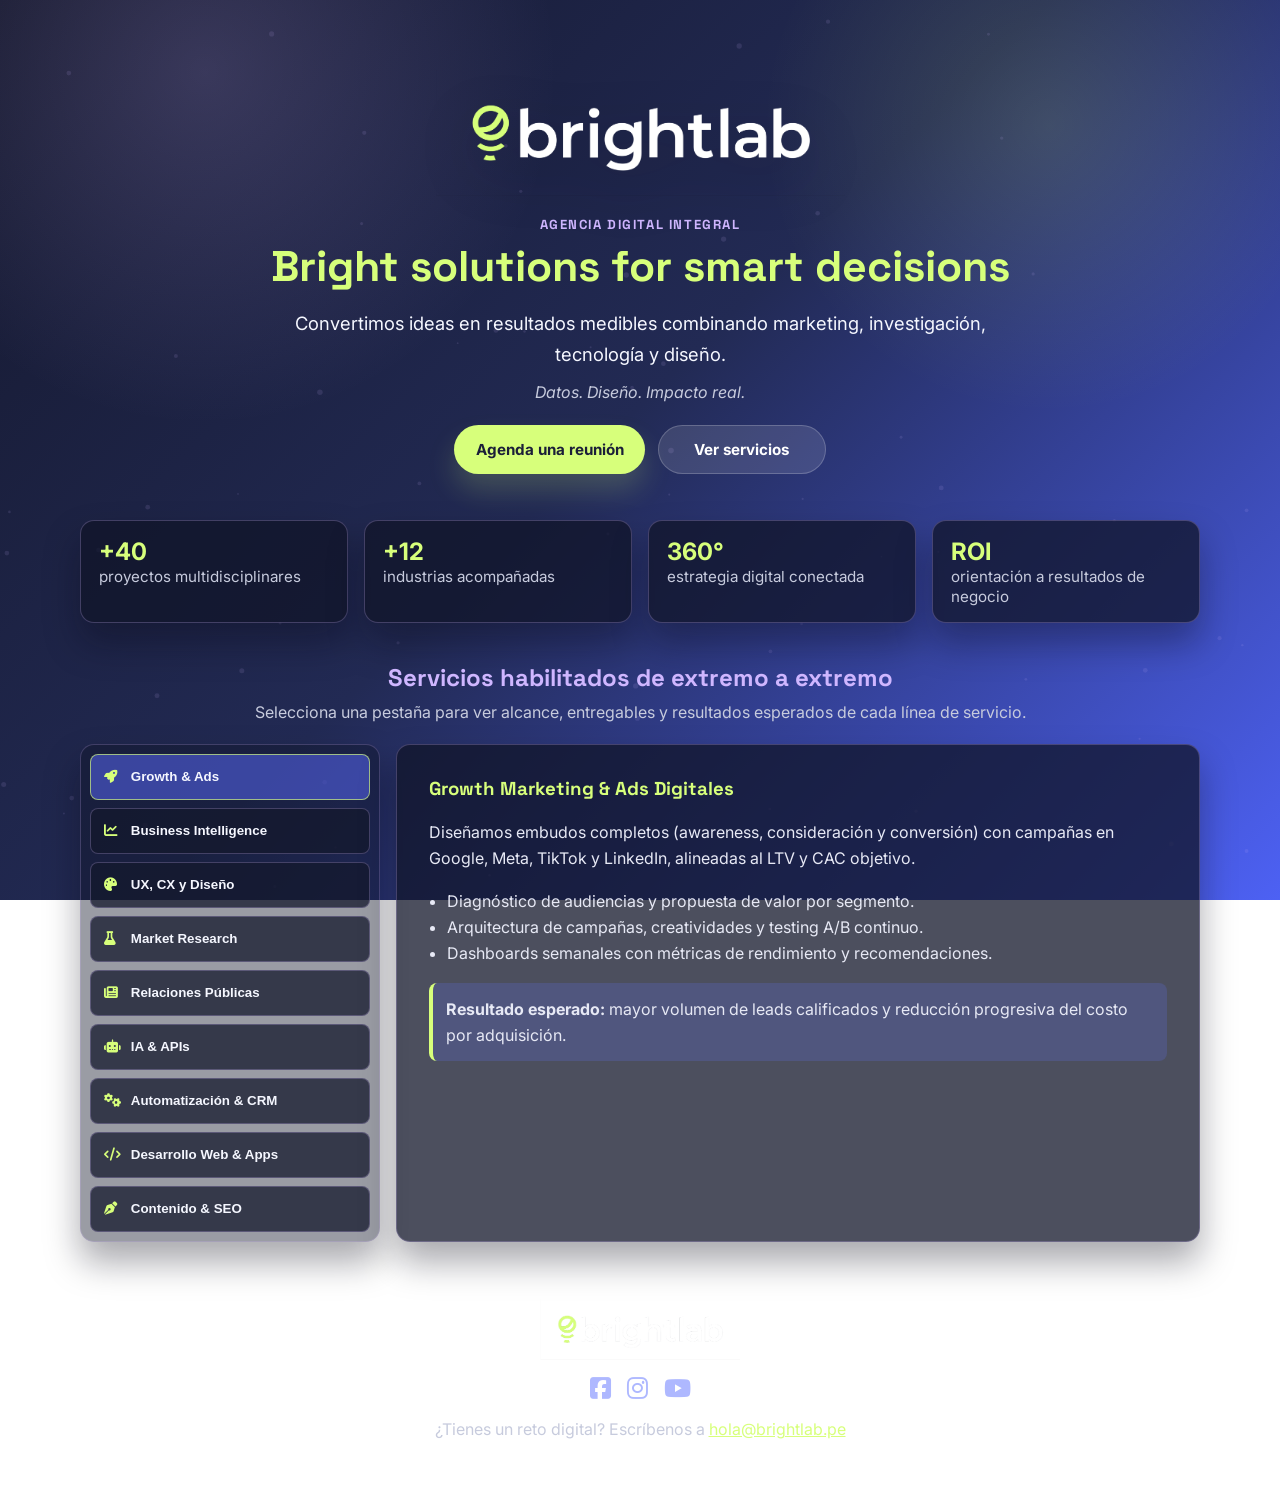
<file: index.html>
<!DOCTYPE html>
<html lang="es">
<head>
  <meta charset="UTF-8" />
  <meta name="viewport" content="width=device-width, initial-scale=1.0"/>
  <title>Brightlab | Agencia Digital Integral</title>
  <meta name="description" content="Brightlab es una agencia digital integral: investigación de mercado, marketing digital, UX/CX, IA, CRM, PR, contenidos y desarrollo web para escalar marcas con estrategia y datos.">
  <!-- Google Tag Manager -->
  <script>(function(w,d,s,l,i){w[l]=w[l]||[];w[l].push({'gtm.start':
  new Date().getTime(),event:'gtm.js'});var f=d.getElementsByTagName(s)[0],
  j=d.createElement(s),dl=l!='dataLayer'?'&l='+l:'';j.async=true;j.src=
  'https://www.googletagmanager.com/gtm.js?id='+i+dl;f.parentNode.insertBefore(j,f);
  })(window,document,'script','dataLayer','GTM-P9RSK8GW');</script>
  <!-- End Google Tag Manager -->
  <link rel="icon" href="brightlab_repo_upload_ready/public/assets/brand/isotype-favicon.png" type="image/png" />
  <link rel="preconnect" href="https://fonts.googleapis.com">
  <link rel="preconnect" href="https://fonts.gstatic.com" crossorigin>
  <link href="https://fonts.googleapis.com/css2?family=Space+Grotesk:wght@500;600;700&display=swap" rel="stylesheet" />
  <link href="https://fonts.googleapis.com/css2?family=Inter:wght@300;400;600;700;800&display=swap" rel="stylesheet" />
  <link rel="stylesheet" href="https://cdnjs.cloudflare.com/ajax/libs/font-awesome/6.5.1/css/all.min.css" />
  <link rel="stylesheet" href="style.css" />
</head>
<body>
  <!-- Google Tag Manager (noscript) -->
  <noscript><iframe src="https://www.googletagmanager.com/ns.html?id=GTM-P9RSK8GW" height="0" width="0" style="display:none;visibility:hidden"></iframe></noscript>
  <!-- End Google Tag Manager (noscript) -->

  <canvas class="particles" aria-hidden="true"></canvas>

  <header class="hero fade-in-up" id="mainHero">
    <img class="hero-main-logo" src="brightlab_repo_upload_ready/public/assets/brand/logo-transparent.png" alt="Brightlab" />
    <span class="eyebrow">Agencia digital integral</span>
    <h1>Bright solutions for smart decisions</h1>
    <p class="hero-subtitle">Convertimos ideas en resultados medibles combinando marketing, investigación, tecnología y diseño.</p>
    <p class="hero-slogan">Datos. Diseño. Impacto real.</p>
    <div class="hero-cta">
      <a class="btn-primary" href="/contactanos/" aria-label="Abrir agenda de reunión" target="_blank" rel="noopener noreferrer">Agenda una reunión</a>
      <a class="btn-secondary" href="#servicios">Ver servicios</a>
    </div>
  </header>

  <main>
    <section class="stats fade-in-up" aria-label="Indicadores de valor">
      <article><strong>+40</strong><span>proyectos multidisciplinares</span></article>
      <article><strong>+12</strong><span>industrias acompañadas</span></article>
      <article><strong>360°</strong><span>estrategia digital conectada</span></article>
      <article><strong>ROI</strong><span>orientación a resultados de negocio</span></article>
    </section>

    <section id="servicios" class="services-section fade-in-up">
      <div class="section-heading">
        <h2>Servicios habilitados de extremo a extremo</h2>
        <p>Selecciona una pestaña para ver alcance, entregables y resultados esperados de cada línea de servicio.</p>
      </div>

      <div class="services-layout">
        <div class="tabs" role="tablist" aria-label="Pestañas de servicios Brightlab">
          <button role="tab" aria-selected="true" aria-controls="tab-growth" id="btn-growth" class="tab-btn active" data-tab="growth"><i class="fa-solid fa-rocket"></i> <span>Growth & Ads</span></button>
          <button role="tab" aria-selected="false" aria-controls="tab-bi" id="btn-bi" class="tab-btn" data-tab="bi"><i class="fa-solid fa-chart-line"></i> <span>Business Intelligence</span></button>
          <button role="tab" aria-selected="false" aria-controls="tab-ux" id="btn-ux" class="tab-btn" data-tab="ux"><i class="fa-solid fa-palette"></i> <span>UX, CX y Diseño</span></button>
          <button role="tab" aria-selected="false" aria-controls="tab-research" id="btn-research" class="tab-btn" data-tab="research"><i class="fa-solid fa-flask"></i> <span>Market Research</span></button>
          <button role="tab" aria-selected="false" aria-controls="tab-pr" id="btn-pr" class="tab-btn" data-tab="pr"><i class="fa-solid fa-newspaper"></i> <span>Relaciones Públicas</span></button>
          <button role="tab" aria-selected="false" aria-controls="tab-ai" id="btn-ai" class="tab-btn" data-tab="ai"><i class="fa-solid fa-robot"></i> <span>IA & APIs</span></button>
          <button role="tab" aria-selected="false" aria-controls="tab-crm" id="btn-crm" class="tab-btn" data-tab="crm"><i class="fa-solid fa-gears"></i> <span>Automatización & CRM</span></button>
          <button role="tab" aria-selected="false" aria-controls="tab-dev" id="btn-dev" class="tab-btn" data-tab="dev"><i class="fa-solid fa-code"></i> <span>Desarrollo Web & Apps</span></button>
          <button role="tab" aria-selected="false" aria-controls="tab-content" id="btn-content" class="tab-btn" data-tab="content"><i class="fa-solid fa-pen-nib"></i> <span>Contenido & SEO</span></button>
        </div>

        <div class="tab-panels">
        <article class="tab-panel active" role="tabpanel" id="tab-growth" aria-labelledby="btn-growth">
          <h3>Growth Marketing & Ads Digitales</h3>
          <p>Diseñamos embudos completos (awareness, consideración y conversión) con campañas en Google, Meta, TikTok y LinkedIn, alineadas al LTV y CAC objetivo.</p>
          <ul>
            <li>Diagnóstico de audiencias y propuesta de valor por segmento.</li>
            <li>Arquitectura de campañas, creatividades y testing A/B continuo.</li>
            <li>Dashboards semanales con métricas de rendimiento y recomendaciones.</li>
          </ul>
          <p class="panel-result"><strong>Resultado esperado:</strong> mayor volumen de leads calificados y reducción progresiva del costo por adquisición.</p>
        </article>

        <article class="tab-panel" role="tabpanel" id="tab-bi" aria-labelledby="btn-bi">
          <h3>Business Intelligence</h3>
          <p>Conectamos tus fuentes de datos para convertir información dispersa en decisiones accionables para dirección comercial, marketing y operaciones.</p>
          <ul>
            <li>Implementación de tracking, eventos y taxonomía de datos.</li>
            <li>Integración de CRM, Ads, Analytics y fuentes internas.</li>
            <li>Modelos de atribución, cohortes y análisis de rentabilidad.</li>
          </ul>
          <p class="panel-result"><strong>Resultado esperado:</strong> visibilidad 360° del negocio y decisiones más rápidas basadas en evidencia.</p>
        </article>

        <article class="tab-panel" role="tabpanel" id="tab-ux" aria-labelledby="btn-ux">
          <h3>UX, CX y Diseño Web</h3>
          <p>Optimizamos la experiencia digital de tus usuarios para elevar conversión, satisfacción y recordación de marca en todos los puntos de contacto.</p>
          <ul>
            <li>Mapeo de customer journey y definición de fricciones clave.</li>
            <li>Prototipos de alta fidelidad orientados a objetivos de negocio.</li>
            <li>Sistemas de diseño escalables y accesibles.</li>
          </ul>
          <p class="panel-result"><strong>Resultado esperado:</strong> flujos más intuitivos, menor abandono y mayor tasa de conversión.</p>
        </article>

        <article class="tab-panel" role="tabpanel" id="tab-research" aria-labelledby="btn-research">
          <h3>Market Research</h3>
          <p>Realizamos investigación cualitativa y cuantitativa para descubrir oportunidades reales de producto, posicionamiento y expansión comercial.</p>
          <ul>
            <li>Entrevistas en profundidad, focus groups y social listening.</li>
            <li>Encuestas, análisis competitivo y sizing de mercado.</li>
            <li>Segmentación de buyer personas y validación de hipótesis.</li>
          </ul>
          <p class="panel-result"><strong>Resultado esperado:</strong> estrategia comercial respaldada por insights del mercado y del cliente.</p>
        </article>

        <article class="tab-panel" role="tabpanel" id="tab-pr" aria-labelledby="btn-pr">
          <h3>Relaciones Públicas Digitales</h3>
          <p>Fortalecemos reputación y autoridad de marca mediante narrativa estratégica, relacionamiento con medios y gestión de crisis.</p>
          <ul>
            <li>Plan de vocería, messaging framework y media training.</li>
            <li>Notas de prensa, difusión segmentada y alianzas editoriales.</li>
            <li>Protocolo de respuesta ante incidencias reputacionales.</li>
          </ul>
          <p class="panel-result"><strong>Resultado esperado:</strong> mayor visibilidad positiva, credibilidad y protección reputacional.</p>
        </article>

        <article class="tab-panel" role="tabpanel" id="tab-ai" aria-labelledby="btn-ai">
          <h3>Inteligencia Artificial & APIs</h3>
          <p>Implementamos soluciones de IA aplicadas al negocio para acelerar procesos, mejorar atención y crear ventajas competitivas sostenibles.</p>
          <ul>
            <li>Asistentes conversacionales para ventas y soporte.</li>
            <li>Automatización de análisis documental y generación de contenido.</li>
            <li>Integraciones API entre herramientas internas y plataformas externas.</li>
          </ul>
          <p class="panel-result"><strong>Resultado esperado:</strong> operación más eficiente, tiempos de respuesta menores y mejores experiencias.</p>
        </article>

        <article class="tab-panel" role="tabpanel" id="tab-crm" aria-labelledby="btn-crm">
          <h3>Automatización y CRM</h3>
          <p>Diseñamos procesos comerciales escalables con automatizaciones que acompañan cada etapa del ciclo de vida del cliente.</p>
          <ul>
            <li>Configuración de pipelines, lead scoring y lead routing.</li>
            <li>Secuencias automatizadas de nutrición y seguimiento comercial.</li>
            <li>Integraciones con WhatsApp, email marketing y sistemas de ventas.</li>
          </ul>
          <p class="panel-result"><strong>Resultado esperado:</strong> equipos comerciales más productivos y mayor cierre de oportunidades.</p>
        </article>

        <article class="tab-panel" role="tabpanel" id="tab-dev" aria-labelledby="btn-dev">
          <h3>Desarrollo Web & Apps</h3>
          <p>Construimos productos digitales veloces, seguros y listos para escalar, desde sitios corporativos hasta plataformas transaccionales.</p>
          <ul>
            <li>Landing pages de alto rendimiento y sitios institucionales.</li>
            <li>Apps web progresivas y paneles de administración a medida.</li>
            <li>Optimización técnica: performance, SEO técnico y seguridad.</li>
          </ul>
          <p class="panel-result"><strong>Resultado esperado:</strong> presencia digital robusta con base tecnológica preparada para crecer.</p>
        </article>

        <article class="tab-panel" role="tabpanel" id="tab-content" aria-labelledby="btn-content">
          <h3>Marketing de Contenidos & SEO</h3>
          <p>Creamos ecosistemas de contenido que atraen tráfico cualificado, educan audiencias y convierten interés en oportunidades comerciales.</p>
          <ul>
            <li>Estrategia editorial full funnel con calendario trimestral.</li>
            <li>Optimización SEO on-page, clusters temáticos y enlazado interno.</li>
            <li>Producción de piezas para blog, redes, email y formatos descargables.</li>
          </ul>
          <p class="panel-result"><strong>Resultado esperado:</strong> mayor tráfico orgánico, autoridad de marca y generación de demanda sostenida.</p>
        </article>
        </div>
      </div>
    </section>

  </main>

  <footer class="footer fade-in-up">
    <img class="footer-logo" src="brightlab_repo_upload_ready/public/assets/brand/logo-transparent.png" alt="Brightlab" width="190" height="58" />
    <div class="social" aria-label="Redes sociales de Brightlab">
      <a href="https://facebook.com/brightlab.pe" target="_blank" rel="noopener noreferrer" aria-label="Facebook"><i class="fab fa-facebook-square"></i></a>
      <a href="https://instagram.com/brightlab.pe" target="_blank" rel="noopener noreferrer" aria-label="Instagram"><i class="fab fa-instagram"></i></a>
      <a href="https://youtube.com/@brightlab" target="_blank" rel="noopener noreferrer" aria-label="YouTube"><i class="fab fa-youtube"></i></a>
    </div>
    <p>¿Tienes un reto digital? Escríbenos a <a href="mailto:hola@brightlab.pe">hola@brightlab.pe</a></p>
  </footer>


  <script src="script.js"></script>
</body>
</html>
</file>
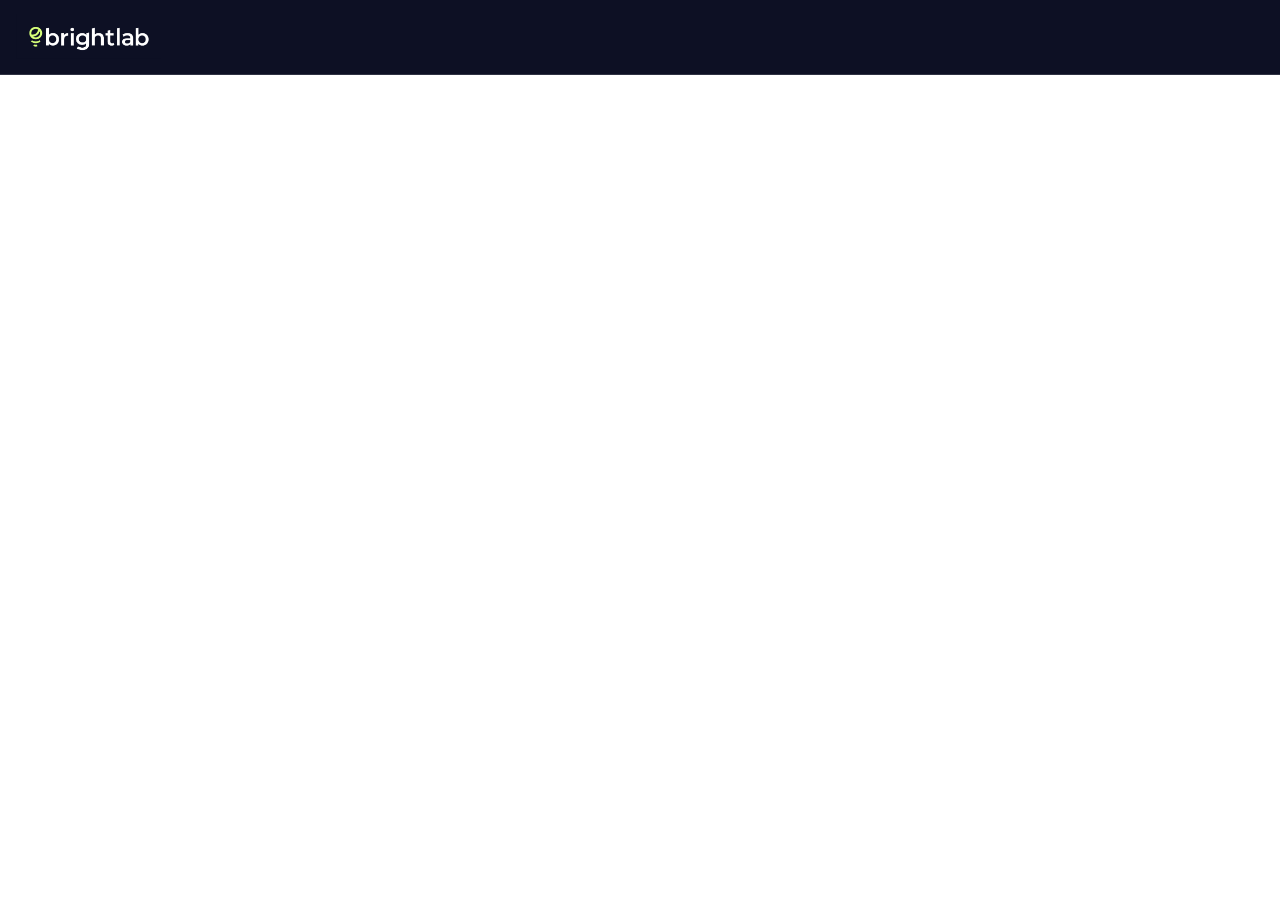
<file: contactanos/index.html>
<!DOCTYPE html>
<html lang="es">
<head>
  <meta charset="UTF-8" />
  <meta name="viewport" content="width=device-width, initial-scale=1.0"/>
  <title>Brightlab | Agenda una reunión</title>
  <meta name="description" content="Agenda una reunión con Brightlab usando nuestra página de reservas." />
  <link rel="icon" href="../brightlab_repo_upload_ready/public/assets/brand/isotype-favicon.png" type="image/png" />
  <style>
    :root {
      color-scheme: dark;
    }

    * { box-sizing: border-box; }

    body {
      margin: 0;
      min-height: 100vh;
      font-family: Inter, system-ui, -apple-system, Segoe UI, Roboto, sans-serif;
      background: #15182d;
      color: #f5f7ff;
      display: grid;
      grid-template-rows: auto 1fr;
    }

    .topbar {
      display: flex;
      justify-content: space-between;
      align-items: center;
      gap: 1rem;
      padding: 0.9rem 1rem;
      border-bottom: 1px solid rgba(255,255,255,0.14);
      background: rgba(14, 17, 36, 0.92);
      position: sticky;
      top: 0;
      z-index: 5;
    }

    .topbar h1 {
      margin: 0;
      line-height: 0;
    }

    .topbar h1 img {
      display: block;
      height: auto;
    }

    iframe {
      width: 100%;
      height: calc(100vh - 70px);
      border: 0;
      background: white;
    }

    @media (max-width: 640px) {
      .topbar {
        flex-direction: column;
        align-items: flex-start;
      }

    }
  </style>
</head>
<body>
  <header class="topbar">
    <h1>
      <img src="../brightlab_repo_upload_ready/public/assets/brand/logo-transparent.png" alt="Brightlab logo" style="width: 145px; height: auto; vertical-align: middle;" />
    </h1>
  </header>

  <iframe src="https://outlook.office.com/book/AgendaunareuninconBrightlab@brightlab.pe/?ismsaljsauthenabled" title="Agenda Brightlab" loading="lazy"></iframe>
</body>
</html>
</file>
<file: style.css>
:root {
  --bg-1: #15182d;
  --bg-2: #2d2b5a;
  --bg-3: #4d61f4;
  --text: #f5f7ff;
  --muted: #c7cbdd;
  --lime: #d7ff7b;
  --lavender: #cfb6ff;
  --card: rgba(16, 20, 40, 0.75);
  --card-border: rgba(207, 182, 255, 0.25);
  --accent: #5f72ff;
  --shadow: 0 20px 35px rgba(8, 10, 23, 0.35);
}

* {
  box-sizing: border-box;
}

html,
body {
  margin: 0;
  padding: 0;
  min-height: 100%;
}

html {
  scroll-behavior: smooth;
}

body {
  font-family: 'Roboto', 'Inter', sans-serif;
  background:
    radial-gradient(circle at 16% 8%, rgba(207, 182, 255, 0.18), transparent 26%),
    radial-gradient(circle at 82% 14%, rgba(215, 255, 123, 0.14), transparent 22%),
    linear-gradient(135deg, var(--bg-1) 0%, #222a54 48%, var(--bg-3) 100%);
  background-attachment: fixed;
  color: var(--text);
  overflow-x: hidden;
}

h1, h2, h3, .eyebrow {
  font-family: 'Space Grotesk', 'Inter', sans-serif;
}

@keyframes gradientBG {
  0% { background-position: 0% 50%; }
  50% { background-position: 100% 50%; }
  100% { background-position: 0% 50%; }
}

main,
.hero,
.footer {
  width: min(1120px, 92%);
  margin-inline: auto;
}

.footer-logo,
.hero-main-logo {
  height: auto;
  display: block;
}

.hero {
  padding: 4.3rem 0 1.7rem;
  text-align: center;
  display: grid;
  justify-items: center;
}

.hero-main-logo {
  width: clamp(260px, 32vw, 420px);
  margin-bottom: 1.25rem;
  filter: drop-shadow(0 18px 28px rgba(8, 10, 23, 0.22));
}

.eyebrow {
  display: inline-block;
  text-transform: uppercase;
  letter-spacing: 0.12em;
  color: var(--lavender);
  font-size: 0.82rem;
  font-weight: 700;
}

h1 {
  font-size: clamp(2rem, 3.35vw, 3rem);
  line-height: 1.06;
  max-width: 1120px;
  margin: 0.7rem 0 0;
  color: var(--lime);
  white-space: nowrap;
}

.hero-subtitle {
  max-width: 760px;
  margin: 1.15rem auto 0;
  line-height: 1.7;
  color: var(--text);
  font-size: clamp(1rem, 1.6vw, 1.15rem);
}

.hero-slogan {
  color: var(--muted);
  font-style: italic;
  margin: 0.7rem 0 0;
}

.hero-cta {
  margin-top: 1.45rem;
  display: flex;
  gap: 0.8rem;
  justify-content: center;
  flex-wrap: wrap;
}

.btn-primary,
.btn-secondary {
  border: 0;
  border-radius: 999px;
  padding: 0.88rem 1.35rem;
  font-weight: 700;
  cursor: pointer;
  font-size: 0.95rem;
  display: inline-flex;
  align-items: center;
  justify-content: center;
  min-width: 168px;
  text-decoration: none;
  transition: transform 0.2s ease, box-shadow 0.2s ease, background 0.2s ease;
}

.btn-primary {
  background: var(--lime);
  color: #1b1f38;
  text-decoration: none;
  box-shadow: 0 16px 28px rgba(215, 255, 123, 0.18);
}

.btn-secondary {
  background: rgba(255, 255, 255, 0.12);
  color: #fff;
  border: 1px solid rgba(255, 255, 255, 0.2);
}

.btn-primary:hover,
.btn-secondary:hover,
.btn-primary:focus-visible,
.btn-secondary:focus-visible {
  transform: translateY(-2px);
  outline: none;
}

.stats {
  margin-top: 1.2rem;
  display: grid;
  gap: 1rem;
  grid-template-columns: repeat(auto-fit, minmax(210px, 1fr));
}

.stats article {
  background: var(--card);
  border: 1px solid var(--card-border);
  border-radius: 14px;
  box-shadow: var(--shadow);
  padding: 1rem 1.1rem;
  text-align: left;
}

.stats strong {
  display: block;
  font-size: 1.5rem;
  color: var(--lime);
}

.stats span {
  color: var(--muted);
  font-size: 0.95rem;
}

.services-section {
  margin-top: 2.4rem;
  padding-bottom: 3.5rem;
}

.section-heading {
  text-align: center;
  margin-bottom: 1.2rem;
}

.section-heading h2 {
  color: var(--lavender);
  margin-bottom: 0.55rem;
}

.section-heading p {
  color: var(--muted);
  margin: 0;
}

.services-layout {
  display: grid;
  grid-template-columns: minmax(230px, 300px) minmax(0, 1fr);
  gap: 1rem;
  align-items: stretch;
  margin-top: 1.4rem;
}

.tabs {
  display: grid;
  gap: 0.5rem;
  margin: 0;
  padding: 0.55rem;
  border: 1px solid rgba(207, 182, 255, 0.22);
  border-radius: 14px;
  background: rgba(16, 20, 40, 0.42);
  box-shadow: var(--shadow);
}

.tab-btn {
  border: 1px solid var(--card-border);
  background: rgba(21, 24, 45, 0.75);
  color: var(--text);
  border-radius: 8px;
  padding: 0.78rem 0.85rem;
  text-align: left;
  cursor: pointer;
  font-weight: 600;
  display: flex;
  align-items: center;
  gap: 0.55rem;
  min-height: 46px;
  transition: transform 0.2s ease, background 0.2s ease, border-color 0.2s ease;
}

.tab-btn i {
  width: 1.1rem;
  flex: 0 0 1.1rem;
  color: var(--lime);
}

.tab-btn span {
  overflow-wrap: anywhere;
}

.tab-btn:hover,
.tab-btn:focus-visible {
  transform: translateX(2px);
  background: rgba(93, 109, 255, 0.35);
  outline: none;
}

.tab-btn.active {
  background: rgba(93, 109, 255, 0.5);
  border-color: rgba(215, 255, 123, 0.65);
}

.tab-panels {
  min-height: 100%;
}

.tab-panel {
  display: none;
  background: var(--card);
  border: 1px solid var(--card-border);
  border-radius: 14px;
  box-shadow: var(--shadow);
  min-height: 100%;
  padding: clamp(1.25rem, 3vw, 2rem);
  animation: fadePanel 0.3s ease;
}

.tab-panel.active {
  display: block;
  height: 100%;
}

@keyframes fadePanel {
  from { opacity: 0; transform: translateY(8px); }
  to { opacity: 1; transform: translateY(0); }
}

.tab-panel h3 {
  margin-top: 0;
  color: var(--lime);
}

.tab-panel p,
.tab-panel li {
  color: #e7e9f5;
  line-height: 1.65;
}

.tab-panel ul {
  margin: 0.8rem 0 0;
  padding-left: 1.1rem;
}

.panel-result {
  margin-top: 1rem;
  background: rgba(95, 114, 255, 0.2);
  border-left: 4px solid var(--lime);
  border-radius: 8px;
  padding: 0.8rem;
}

.footer {
  text-align: center;
  padding: 0 0 2.8rem;
}

.footer-brand {
  display: flex;
  align-items: center;
  justify-content: center;
  gap: 1rem;
  margin-bottom: 0.9rem;
}

.footer-isotype {
  width: 42px;
  height: 42px;
}

.footer-logo {
  width: clamp(130px, 16vw, 200px);
  height: auto;
}

.footer p {
  color: var(--muted);
}

a {
  color: var(--lime);
}

.social {
  display: flex;
  gap: 1rem;
  justify-content: center;
  margin-bottom: 0.75rem;
}

.social a {
  font-size: 1.5rem;
  color: #aeb8ff;
}

.loader-container {
  position: fixed;
  inset: 0;
  background: #15182d;
  display: flex;
  justify-content: center;
  align-items: center;
  z-index: 9999;
  opacity: 1;
  transition: opacity 0.7s ease;
}

.loader-container.hidden {
  opacity: 0;
  pointer-events: none;
}

.loader-content {
  text-align: center;
}

.loader-gears {
  display: flex;
  align-items: center;
  gap: 1rem;
  justify-content: center;
}

.loader-gears i:nth-child(1),
.loader-gears i:nth-child(3) {
  font-size: 2.8rem;
  color: var(--lime);
}

.loader-gears i:nth-child(2) {
  font-size: 3.3rem;
  color: var(--lavender);
}

.loader-text {
  color: var(--text);
}

#formModal {
  visibility: hidden;
  opacity: 0;
  transition: opacity 0.3s ease;
  position: fixed;
  inset: 0;
  background: rgba(0, 0, 0, 0.7);
  z-index: 9998;
  display: grid;
  place-items: center;
  padding: 1rem;
}

#formModal.show {
  visibility: visible;
  opacity: 1;
}

.modal-card {
  background: #1b2142;
  width: min(440px, 100%);
  border-radius: 20px;
  border: 1px solid rgba(215, 255, 123, 0.25);
  padding: 1.4rem;
  position: relative;
}

.modal-card h2 {
  margin: 0;
  color: var(--lime);
}

.modal-card p {
  color: var(--muted);
  margin-top: 0.5rem;
}

.modal-card label {
  display: block;
  margin: 0.75rem 0 0.35rem;
}

.modal-card input,
.modal-card textarea {
  width: 100%;
  padding: 0.65rem;
  border-radius: 8px;
  border: 1px solid #4f5aa5;
  background: #101634;
  color: #fff;
}

.modal-card button[type="submit"] {
  margin-top: 1rem;
  width: 100%;
  border: 0;
  border-radius: 8px;
  padding: 0.75rem;
  background: var(--accent);
  color: #fff;
  font-weight: 700;
  cursor: pointer;
}

.close-modal {
  position: absolute;
  top: 0.35rem;
  right: 0.7rem;
  border: 0;
  background: transparent;
  color: #fff;
  font-size: 1.6rem;
  cursor: pointer;
}

.particles {
  position: fixed;
  inset: 0;
  width: 100%;
  height: 100%;
  z-index: -1;
}

.fade-in-up {
  opacity: 0;
  transform: translateY(18px);
  transition: opacity 1s ease, transform 1s ease;
}

.fade-in-up.visible {
  opacity: 1;
  transform: translateY(0);
}

@media (max-width: 860px) {
  h1 {
    max-width: 700px;
    white-space: normal;
  }

  .services-layout {
    grid-template-columns: 1fr;
  }

  .tabs {
    grid-template-columns: repeat(2, minmax(0, 1fr));
  }

  .tab-btn:hover,
  .tab-btn:focus-visible {
    transform: translateY(-2px);
  }
}

@media (max-width: 640px) {
  .hero {
    padding-top: 2.4rem;
  }

  .hero-main-logo {
    width: min(285px, 82vw);
  }

  .hero-cta,
  .booking-actions {
    width: 100%;
  }

  .btn-primary,
  .btn-secondary {
    width: min(100%, 320px);
  }

  .tabs {
    grid-template-columns: 1fr;
  }

  .tab-btn {
    font-size: 0.9rem;
  }
}

.booking-card {
  background: var(--card);
  border: 1px solid var(--card-border);
  border-radius: 20px;
  box-shadow: var(--shadow);
  padding: 1.5rem;
  text-align: center;
}

.booking-card p {
  margin-top: 0;
  color: #e7e9f5;
}

.booking-actions {
  display: flex;
  gap: 0.8rem;
  justify-content: center;
  flex-wrap: wrap;
}

.footer-logo { margin: 0 auto 0.9rem; }
</file>
